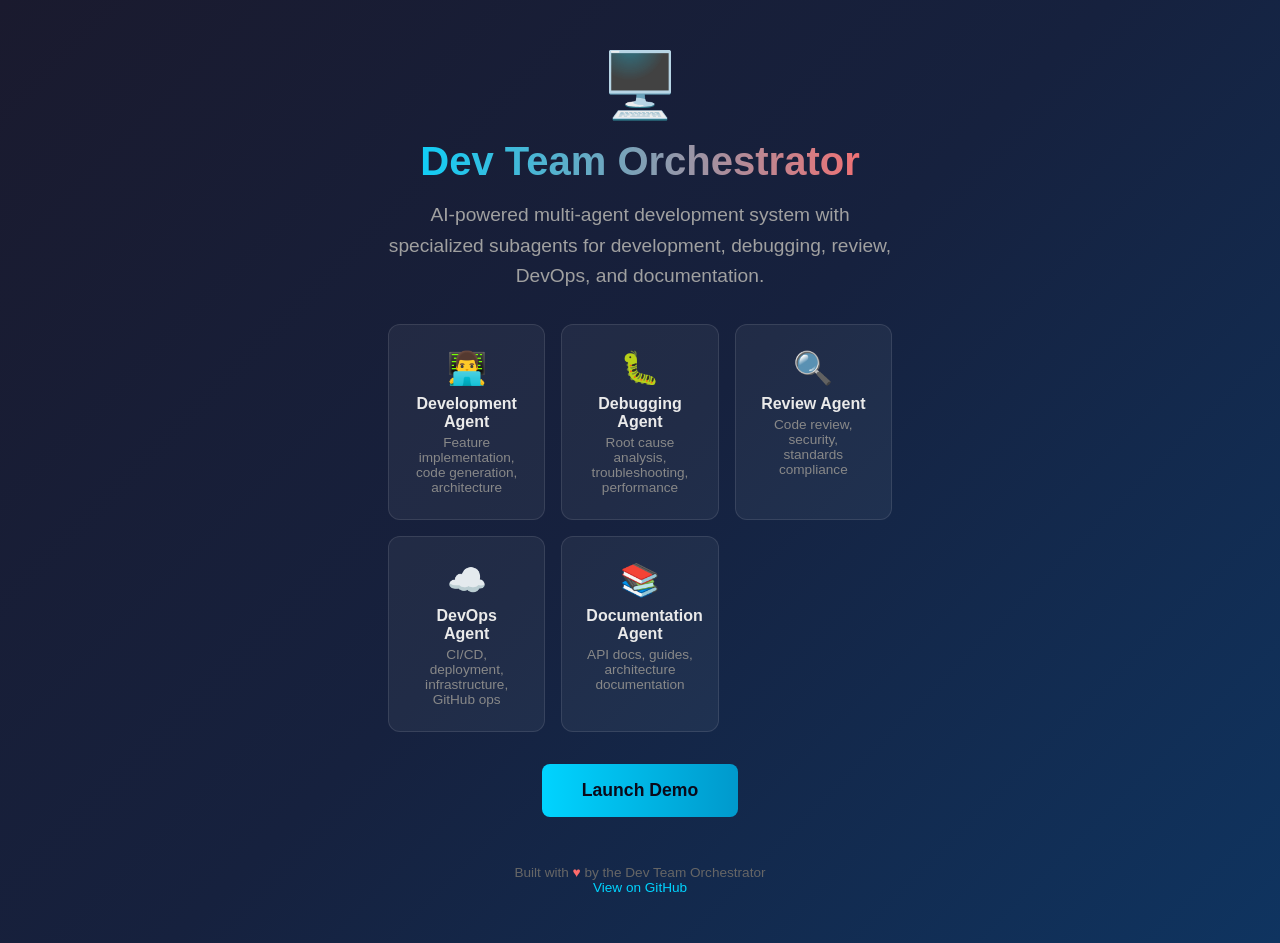
<file: demo.html>
<!DOCTYPE html>
<html lang="en">
<head>
    <meta charset="UTF-8">
    <meta name="viewport" content="width=device-width, initial-scale=1.0">
    <title>Demo Page - Dev Team Orchestrator</title>
    <style>
        * {
            margin: 0;
            padding: 0;
            box-sizing: border-box;
        }
        body {
            font-family: 'Segoe UI', Tahoma, Geneva, Verdana, sans-serif;
            background: linear-gradient(135deg, #1a1a2e 0%, #16213e 50%, #0f3460 100%);
            min-height: 100vh;
            display: flex;
            align-items: center;
            justify-content: center;
            color: #eaeaea;
        }
        .container {
            text-align: center;
            padding: 3rem;
            max-width: 600px;
        }
        .logo {
            font-size: 4rem;
            margin-bottom: 1rem;
        }
        h1 {
            font-size: 2.5rem;
            font-weight: 700;
            margin-bottom: 1rem;
            background: linear-gradient(90deg, #00d4ff, #ff6b6b);
            -webkit-background-clip: text;
            -webkit-text-fill-color: transparent;
            background-clip: text;
        }
        .subtitle {
            font-size: 1.2rem;
            color: #a0a0a0;
            margin-bottom: 2rem;
            line-height: 1.6;
        }
        .features {
            display: grid;
            grid-template-columns: repeat(auto-fit, minmax(150px, 1fr));
            gap: 1rem;
            margin: 2rem 0;
        }
        .feature {
            background: rgba(255,255,255,0.05);
            padding: 1.5rem;
            border-radius: 12px;
            border: 1px solid rgba(255,255,255,0.1);
            transition: transform 0.3s, box-shadow 0.3s;
        }
        .feature:hover {
            transform: translateY(-4px);
            box-shadow: 0 8px 32px rgba(0,212,255,0.2);
        }
        .feature-icon {
            font-size: 2rem;
            margin-bottom: 0.5rem;
        }
        .feature-title {
            font-weight: 600;
            margin-bottom: 0.25rem;
        }
        .feature-desc {
            font-size: 0.85rem;
            color: #888;
        }
        .btn {
            display: inline-block;
            padding: 1rem 2.5rem;
            background: linear-gradient(90deg, #00d4ff, #0099cc);
            color: #0a0a1a;
            font-weight: 700;
            font-size: 1.1rem;
            border-radius: 8px;
            text-decoration: none;
            transition: transform 0.2s, box-shadow 0.2s;
            border: none;
            cursor: pointer;
        }
        .btn:hover {
            transform: scale(1.05);
            box-shadow: 0 8px 32px rgba(0,212,255,0.4);
        }
        .footer {
            margin-top: 3rem;
            font-size: 0.85rem;
            color: #666;
        }
        .footer a {
            color: #00d4ff;
            text-decoration: none;
        }
    </style>
</head>
<body>
    <div class="container">
        <div class="logo">🖥️</div>
        <h1>Dev Team Orchestrator</h1>
        <p class="subtitle">
            AI-powered multi-agent development system with specialized subagents 
            for development, debugging, review, DevOps, and documentation.
        </p>
        
        <div class="features">
            <div class="feature">
                <div class="feature-icon">👨‍💻</div>
                <div class="feature-title">Development Agent</div>
                <div class="feature-desc">Feature implementation, code generation, architecture</div>
            </div>
            <div class="feature">
                <div class="feature-icon">🐛</div>
                <div class="feature-title">Debugging Agent</div>
                <div class="feature-desc">Root cause analysis, troubleshooting, performance</div>
            </div>
            <div class="feature">
                <div class="feature-icon">🔍</div>
                <div class="feature-title">Review Agent</div>
                <div class="feature-desc">Code review, security, standards compliance</div>
            </div>
            <div class="feature">
                <div class="feature-icon">☁️</div>
                <div class="feature-title">DevOps Agent</div>
                <div class="feature-desc">CI/CD, deployment, infrastructure, GitHub ops</div>
            </div>
            <div class="feature">
                <div class="feature-icon">📚</div>
                <div class="feature-title">Documentation Agent</div>
                <div class="feature-desc">API docs, guides, architecture documentation</div>
            </div>
        </div>
        
        <button class="btn" onclick="alert('Demo button clicked!')">Launch Demo</button>
        
        <div class="footer">
            <p>Built with <span style="color:#ff6b6b">♥</span> by the Dev Team Orchestrator</p>
            <p><a href="https://github.com/malcommusonza/DemoWebApp" target="_blank">View on GitHub</a></p>
        </div>
    </div>
    
    <script>
        console.log('Demo page loaded - Dev Team Orchestrator');
        document.querySelector('.btn').addEventListener('click', () => {
            console.log('Demo button activated');
        });
    </script>
</body>
</html>
</file>
